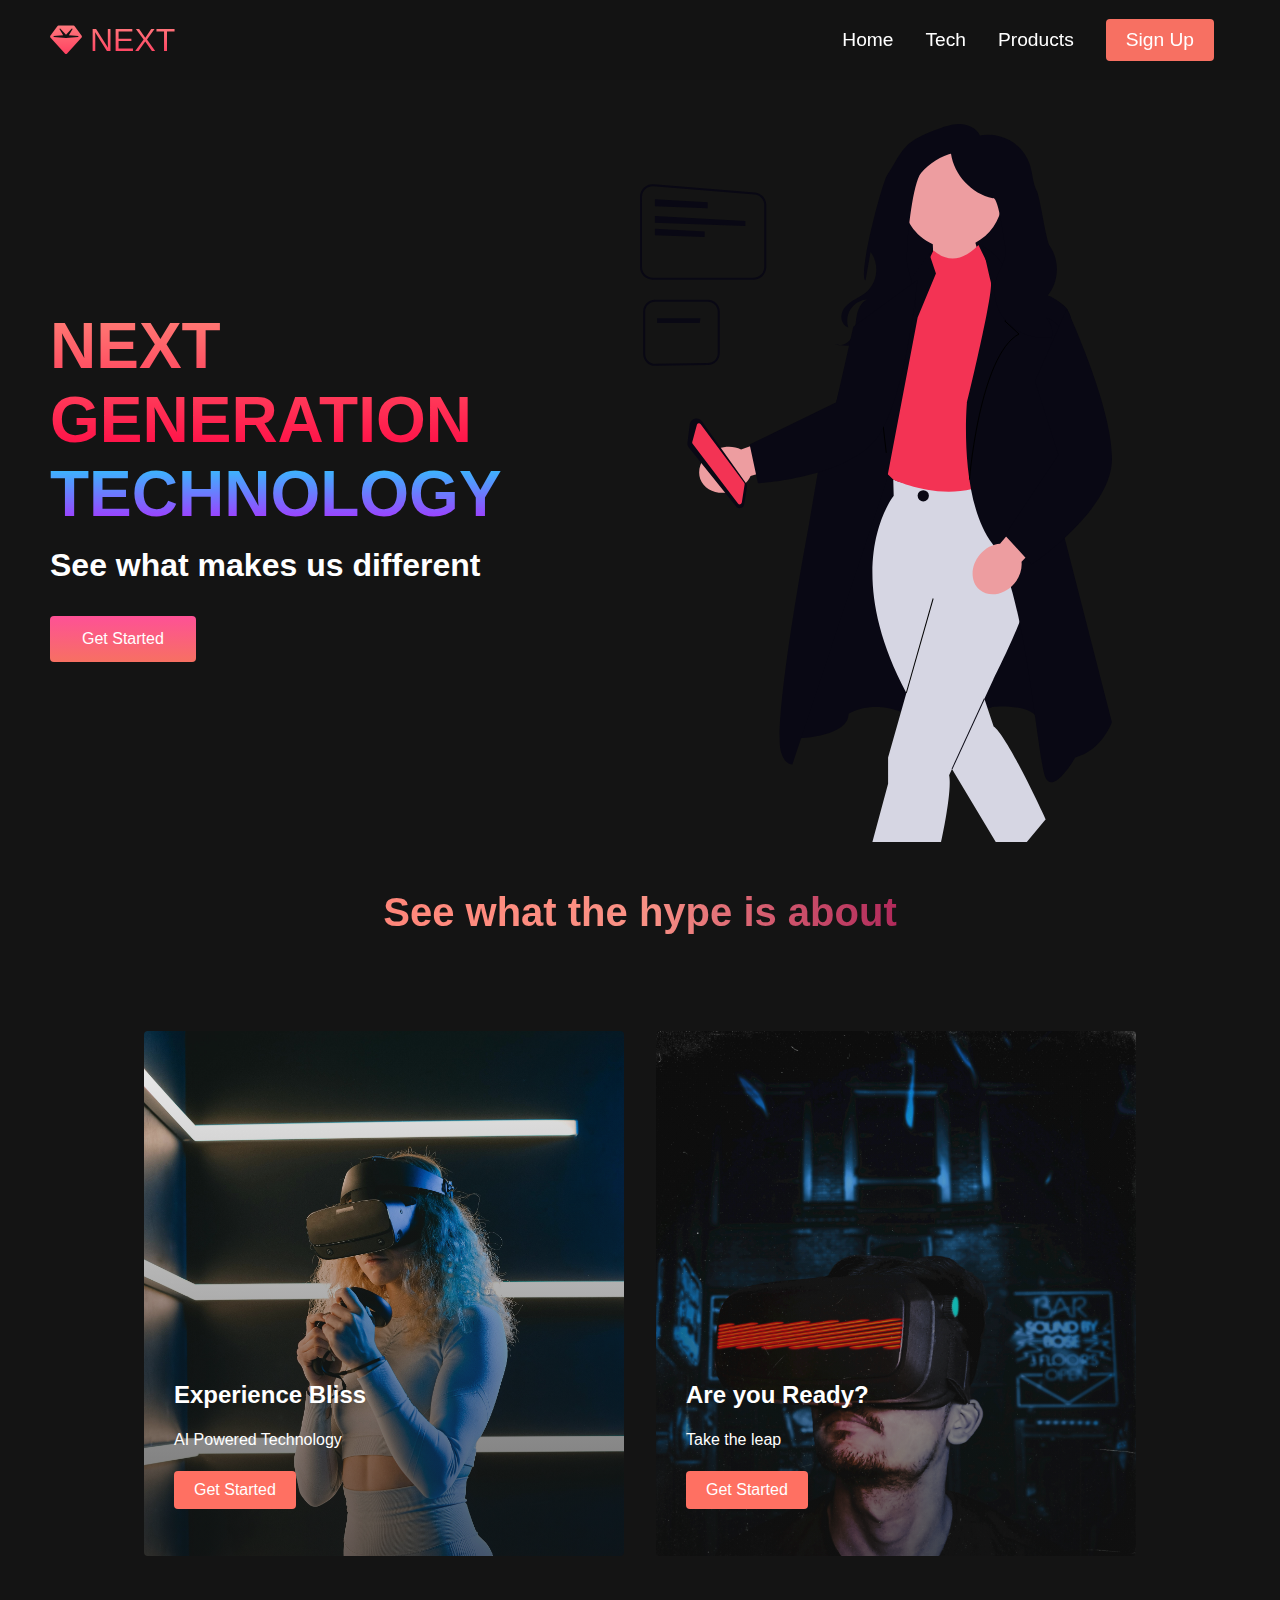
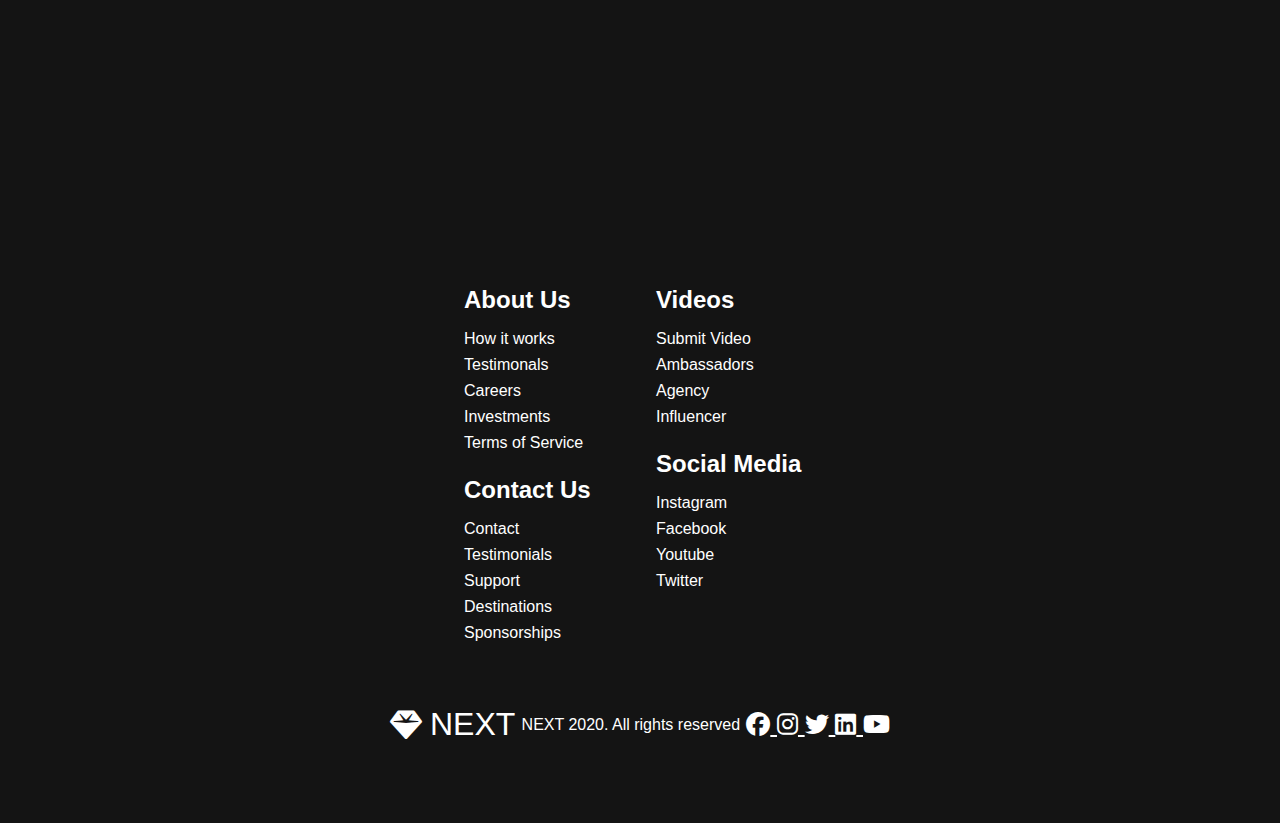
<file: index.html>
<!DOCTYPE html>
<html>
<head>
    <meta charset="utf-8">
    <meta name="viewport" content="width=device-width, initial-scale=1.8">
    <title>NEXT Website</title>
    <link rel="stylesheet" href="styles.css">
    <link rel="stylesheet" href="https://cdnjs.cloudflare.com/ajax/libs/font-awesome/6.5.0/css/all.min.css">
</head>
<body>
    <!-- Navbar Section  -->
<nav class="navbar">
    <div class="navbar__container">
        <a href="/" id="navbar__logo"><i class="fas fa-gem"> </i>NEXT</a>
        <div class="navbar__toggle" id="mobile-menu">
            <span class="bar"></span>
            <span class="bar"></span>
            <span class="bar"></span>
        </div>
        <ul class="navbar__menu">
            <li class="navbar__item">
                <a href="/" class="navbar__links">Home</a>
            </li>
            <li class="navbar__item">
                <a href="/tech.html" class="navbar__links">Tech</a>
            </li>
            <li class="navbar__item">
                <a href="/" class="navbar__links">Products</a>
            </li>
            <li class="navbar__btn">
                <a href="/" class="button">Sign Up</a>
            </li>
        </ul>
    </div>
</nav>
    <!-- Hero Section  -->
    <div class="main">
        <div class="main__container">
            <div class="main__content">
                <h1>NEXT GENERATION</h1>
                <h2>TECHNOLOGY</h2>
                <p>See what makes us different</p>
                <button class="main__btn"><a href="/">Get Started</a></button>
            </div>
            <div class="main_img--container">
                <img src="images/pic1.svg" alt="pic" id="main__img">
            </div>
        </div>
    </div>

    <!-- Services Section  -->
    <div class="services">
        <h1>See what the hype is about</h1>
        <div class="services__container">
            <div class="services__card">
                <h2>Experience Bliss</h2>
                <p>AI Powered Technology</p>
                <button>Get Started</button>
            </div>
            <div class="services__card">
                <h2>Are you Ready?</h2>
                <p>Take the leap</p>
                <button>Get Started</button>
            </div>
        </div>
    </div>

    <!-- Footer Section  -->
    <div class="footer__container">
        <div class="footer__links">
            <div class="footer__link--wrapper">
                <div class="footer__link--items">
                    <h2>About Us</h2>
                    <a href="/">How it works</a>
                    <a href="/">Testimonals</a>
                    <a href="/">Careers</a>
                    <a href="/">Investments</a>
                    <a href="/">Terms of Service</a>
                </div>
                <div class="footer__link--items">
                    <h2>Contact Us</h2>
                    <a href="/">Contact</a>
                    <a href="/">Testimonials</a>
                    <a href="/">Support</a>
                    <a href="/">Destinations</a>
                    <a href="/">Sponsorships</a>
                </div>
            </div>
            <div class="footer__link--wrapper">
                <div class="footer__link--items">
                    <h2>Videos</h2>
                    <a href="/">Submit Video</a>
                    <a href="/">Ambassadors</a>
                    <a href="/">Agency</a>
                    <a href="/">Influencer</a>
                </div>
                <div class="footer__link--items">
                    <h2>Social Media</h2>
                    <a href="/">Instagram</a>
                    <a href="/">Facebook</a>
                    <a href="/">Youtube</a>
                    <a href="/">Twitter</a>
                </div>
            </div>
        </div>
        <div class="social__media">
            <div class="social__media--wrap">
                <div class="footer__logo">
                    <a href="/" id="footer__logo"><i class="fas fa-gem"></i>NEXT</a>
                </div>
                <p class="website__rights">NEXT 2020. All rights reserved</p>
                <div class="social__icons">
                    <a href="/" class="social__icon--link" target="_blank">
                        <i class="fab fa-facebook"></i>
                    </a>
                    <a href="/" class="social__icon--link" target="_blank">
                        <i class="fab fa-instagram"></i>
                    </a>
                    <a href="/" class="social__icon--link" target="_blank">
                        <i class="fab fa-twitter"></i>
                    </a>
                    <a href="/" class="social__icon--link" target="_blank">
                        <i class="fab fa-linkedin"></i>
                    </a>
                    <a href="/" class="social__icon--link" target="_blank">
                        <i class="fab fa-youtube"></i>
                    </a>
                </div>
            </div>
        </div>
    </div>

<script src="app.js"></script>    
</body>
</html>
</file>
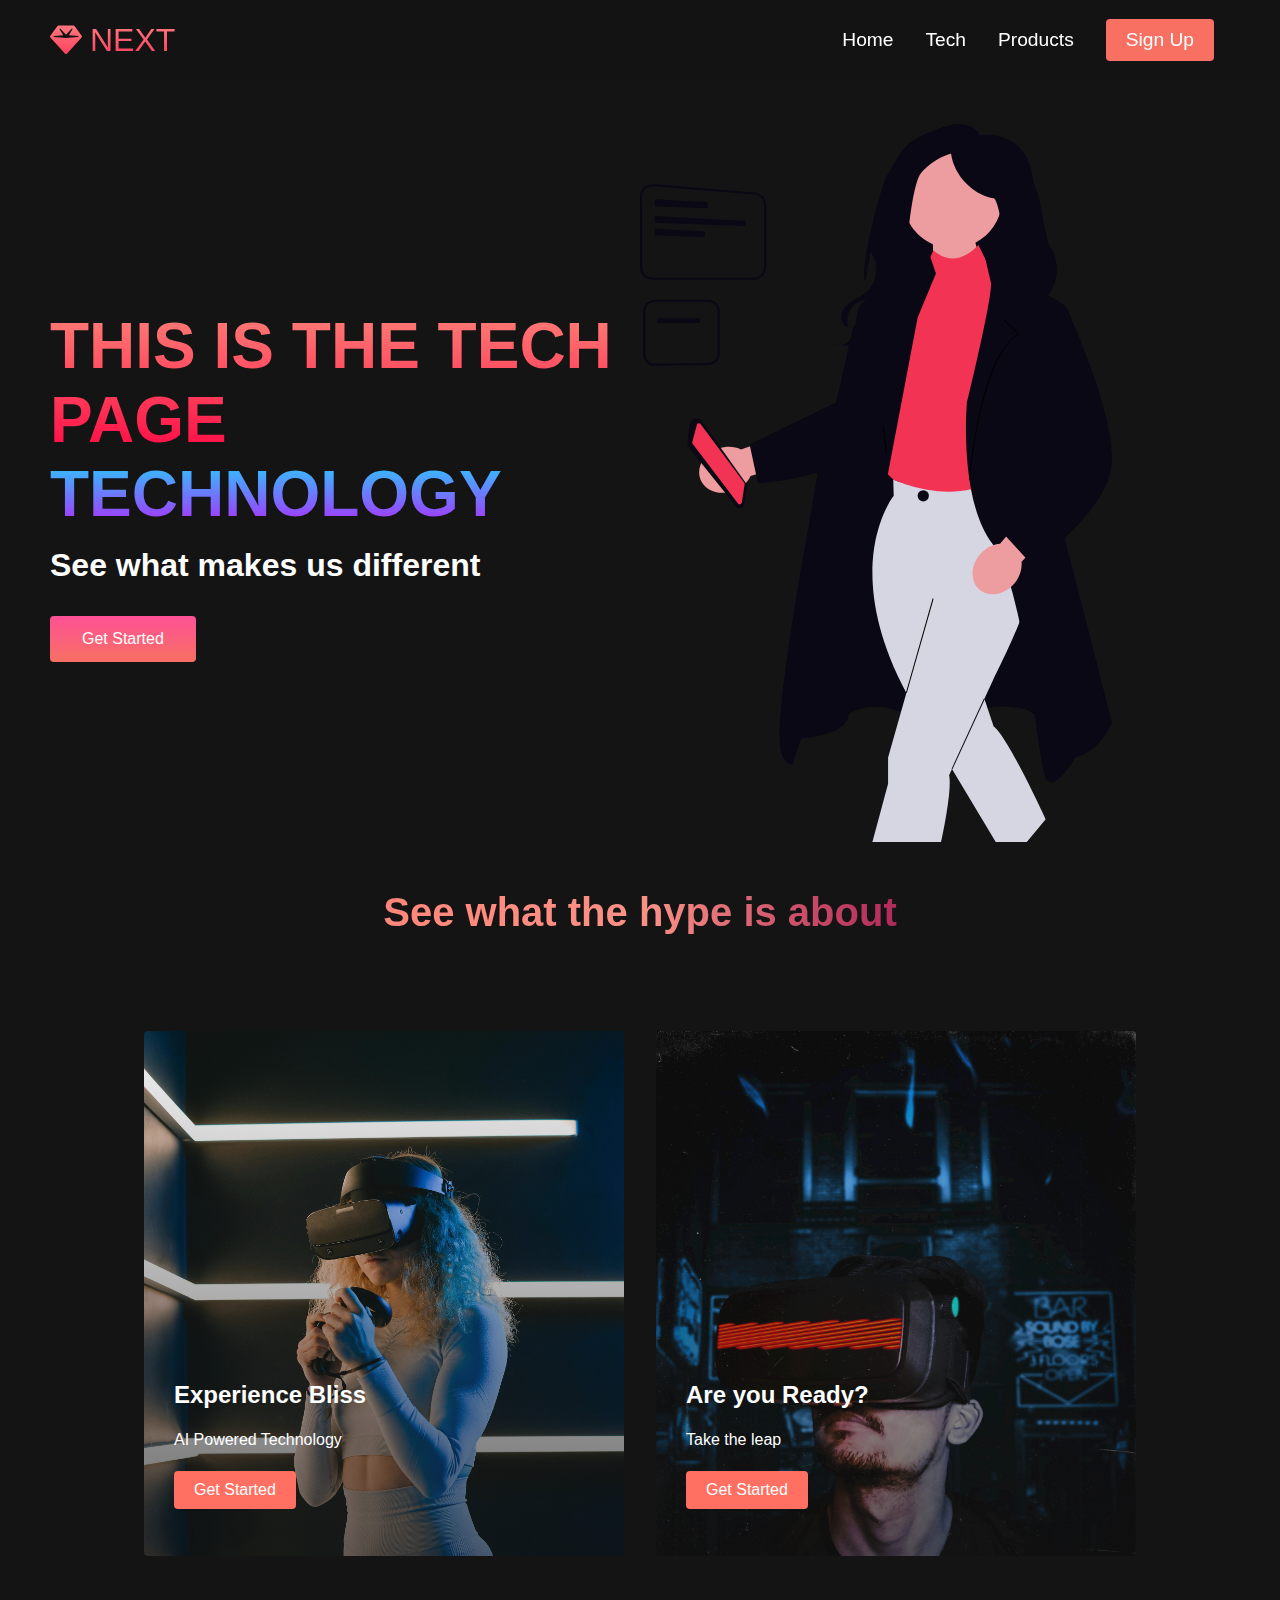
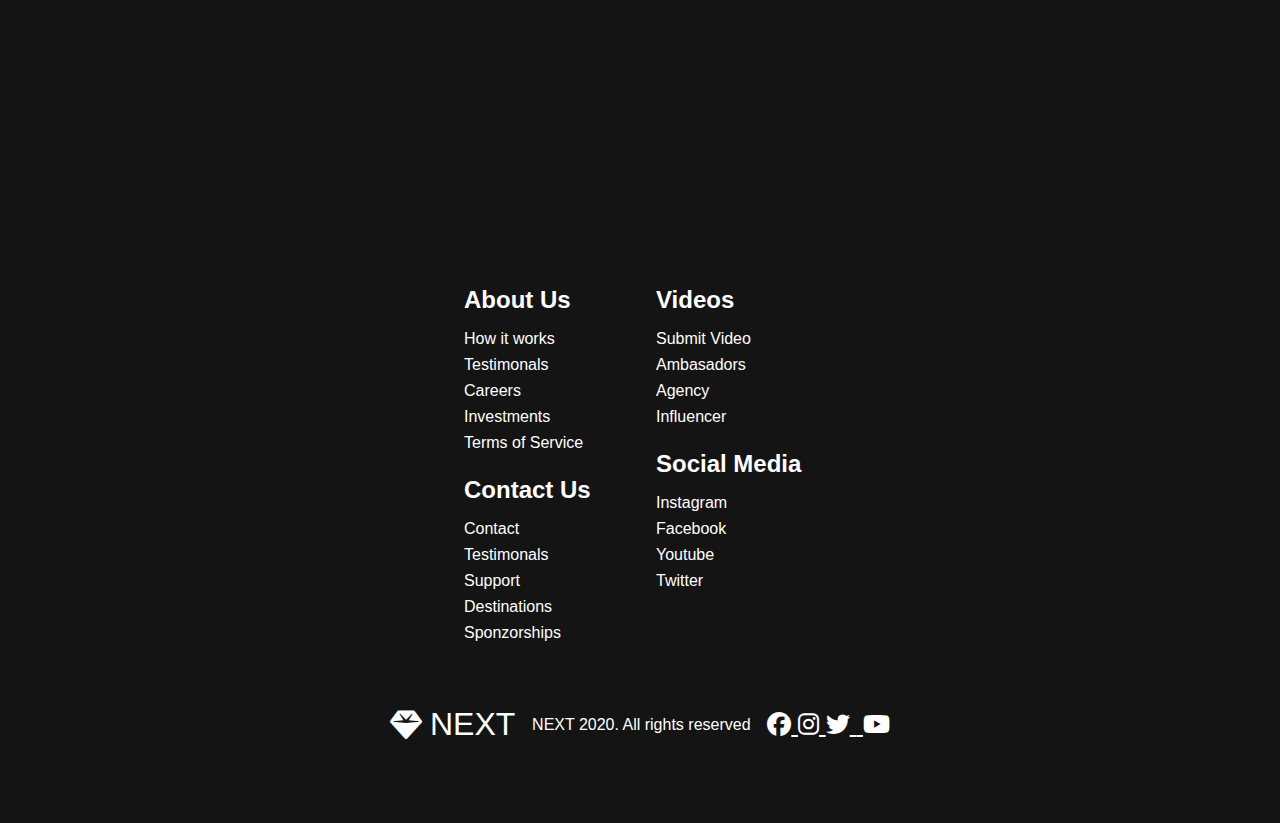
<file: tech.html>
<!DOCTYPE html>
<html>
<head>
    <meta charset="utf-8">
    <meta name="viewport" content="width=device-width, initial-scale=1.8">
    <title>NEXT Website</title>
    <link rel="stylesheet" href="styles.css">
    <link rel="stylesheet" href="https://cdnjs.cloudflare.com/ajax/libs/font-awesome/6.5.0/css/all.min.css">
</head>
<body>
    <!-- Navbar Section  -->
<nav class="navbar">
    <div class="navbar__container">
        <a href="/" id="navbar__logo"><i class="fas fa-gem"> </i>NEXT</a>
        <div class="navbar__toggle" id="mobile-menu">
            <span class="bar"></span>
            <span class="bar"></span>
            <span class="bar"></span>
        </div>
        <ul class="navbar__menu">
            <li class="navbar__item">
                <a href="/" class="navbar__links">Home</a>
            </li>
            <li class="navbar__item">
                <a href="/tech.html" class="navbar__links">Tech</a>
            </li>
            <li class="navbar__item">
                <a href="/" class="navbar__links">Products</a>
            </li>
            <li class="navbar__btn">
                <a href="/" class="button">Sign Up</a>
            </li>
        </ul>
    </div>
</nav>
    <!-- Hero Section  -->
    <div class="main">
        <div class="main__container">
            <div class="main__content">
                <h1>THIS IS THE TECH PAGE</h1>
                <h2>TECHNOLOGY</h2>
                <p>See what makes us different</p>
                <button class="main__btn"><a href="/">Get Started</a></button>
            </div>
            <div class="main_img--container">
                <img src="images/pic1.svg" alt="pic" id="main__img">
            </div>
        </div>
    </div>

    <!-- Services Section  -->
    <div class="services">
        <h1>See what the hype is about</h1>
        <div class="services__container">
            <div class="services__card">
                <h2>Experience Bliss</h2>
                <p>AI Powered Technology</p>
                <button>Get Started</button>
            </div>
            <div class="services__card">
                <h2>Are you Ready?</h2>
                <p>Take the leap</p>
                <button>Get Started</button>
            </div>
        </div>
    </div>

    <!-- Footer Section  -->
    <div class="footer__container">
        <div class="footer__links">
            <div class="footer__link--wrapper">
                <div class="footer__link--items">
                    <h2>About Us</h2>
                    <a href="/">How it works</a>
                    <a href="/">Testimonals</a>
                    <a href="/">Careers</a>
                    <a href="/">Investments</a>
                    <a href="/">Terms of Service</a>
                </div>
                <div class="footer__link--items">
                    <h2>Contact Us</h2>
                    <a href="/">Contact</a>
                    <a href="/">Testimonals</a>
                    <a href="/">Support</a>
                    <a href="/">Destinations</a>
                    <a href="/">Sponzorships</a>
                </div>
            </div>
            <div class="footer__link--wrapper">
                <div class="footer__link--items">
                    <h2>Videos</h2>
                    <a href="/">Submit Video</a>
                    <a href="/">Ambasadors</a>
                    <a href="/">Agency</a>
                    <a href="/">Influencer</a>
                </div>
                <div class="footer__link--items">
                    <h2>Social Media</h2>
                    <a href="/">Instagram</a>
                    <a href="/">Facebook</a>
                    <a href="/">Youtube</a>
                    <a href="/">Twitter</a>
                </div>
            </div>
        </div>
        <div class="social__media">
            <div class="social__media--wrap">
                <div class="footer__logo">
                    <a href="/" id="footer__logo"><i class="fas fa-gem"></i>NEXT</a>
                </div>
                <p class="website__rights">NEXT 2020. All rights reserved</p>
                <div class="social__icons">
                    <a href="/" class="social__icon--link" target="_blank">
                        <i class="fab fa-facebook"></i>
                    </a>
                    <a href="/" class="social__icon--link" target="_blank">
                        <i class="fab fa-instagram"></i>
                    </a>
                    <a href="/" class="social__icon--link" target="_blank">
                        <i class="fab fa-twitter"></i>
                    </a>
                    <a href="/" class="social__icon--link" target="_blank">
                        <i class="fab fa-linked-in"></i>
                    </a>
                    <a href="/" class="social__icon--link" target="_blank">
                        <i class="fab fa-youtube"></i>
                    </a>
                </div>
            </div>
        </div>
    </div>

<script src="app.js"></script>    
</body>
</html>
</file>
<file: styles.css>
* {
    box-sizing: border-box;
    margin: 0;
    padding: 0;
    font-family: 'Kumbh Sans', Arial, Helvetica, sans-serif;
}

.navbar{
    background: #131313;
    height: 80px;
    display: flex;
    justify-content: center;
    align-items: center;
    font-size: 1.2rem;
    position: sticky;
    top: 0;
    z-index: 999;
}

.navbar__container {
    display: flex;
    justify-content: space-between;
    height: 88px;
    z-index: 1;
    width: 100%;
    max-width: 1300px;
    margin: 0 auto;
    padding: 0 50px;
}

#navbar__logo {
    background-color: #ffB177;
    background-image: linear-gradient(to top, #ff0844 0%, #ffb199 100%);
    background-size: 100%;
    -webkit-background-clip: text;
    -moz-background-clip: text;
    -webkit-text-fill-color: transparent;
    -moz-text-fill-color: transparent;
    display: flex;
    align-items: center;
    cursor: pointer;
    text-decoration: none;
    font-size: 2rem;
}

.fa-gem {
    margin-right: 0.5rem;
}

.navbar__menu {
    display: flex;
    align-items: center;
    list-style: none;
    text-align: center;
}

.navbar__item {
    height: 80px;
}

.navbar__links {
    color: #fff;
    display: flex;
    align-items: center;
    justify-content: center;
    text-decoration: none;
    padding: 0 1rem;
    height: 100%;
}

.navbar__btn {
    display: flex;
    justify-content: center;
    align-items: center;
    padding: 0 1rem;
    width: 100%;
}

.button {
    display: flex;
    justify-content: center;
    align-items: center;
    text-decoration: none;
    padding: 10px 20px;
    height: 100%;
    width: 100%;
    border: none;
    outline: none;
    border-radius: 4px;
    background: #f77062;
    color: #fff;    
}

.button:hover {
    background: #4837ff;
    transition: all 0.3s ease;
}

.navbar__links:hover{
    color: #f77062;
    transition: all 0.3s ease;
}

@media screen and (max-width: 960px) {
    .navbar__container{
        display: flex;
        justify-content: space-between;
        height: 80px;
        z-index: 1;
        width: 100%;
        max-width: 1300px;
        padding: 0;
    }   
    
    .navbar__menu{
        display: grid;
        grid-template-columns: auto;
        margin: 0;
        width: 100%;
        position: absolute;
        top: -1000px;
        opacity: 0; 
        transition: all 0.5s ease;
        height: 50vh;
        z-index: -1;
        background: #131313;
    }

    .navbar__menu.active {
        background: #131313;
        top: 100%;
        opacity: 1;
        transition: all 0.5s ease;
        z-index: 99;
        height: 50vh;
        font-size: 1.6rem;
    }

    #navbar__logo {
        padding-left: 25px;
    }

    .navbar__toggle .bar{
        width: 25px;
        height: 3px;
        margin: 5px auto;
        transition: all 0.3s ease-in-out;
        background: #fff;
    }

    .navbar__item {
        width: 100%;
    }

    .navbar__links {
        text-align: center;
        padding: 2rem;
        width: 100%;
        display: table;
    }

    #mobile-menu {
        position: absolute;
        top: 20%;
        right: 5%;
        transform: translate(5%, 20%);
    }

    .navbar__btn {
        padding-bottom: 2rem;
    }

    .button {
        display: flex;
        justify-content: center;
        align-items: center;
        width: 80%;
        height: 80px;
        margin: 0;
    }

    .navbar__toggle .bar {
        display: block;
        cursor: pointer;
    }

    #mobile-menu.is-active .bar:nth-child(2) {
        opacity: 0;
    }
    
    #mobile-menu.is-active .bar:nth-child(1) {
        transform: translateY(0px) rotate(45deg);
    }

    #mobile-menu.is-active .bar:nth-child(3) {
        transform: translateY(-0px) rotate(-45deg);
    }

}

/* Hero Section CSS */
.main {
    background-color: #141414;  
}

.main__container {
    display: grid;
    grid-template-columns: 1fr 1fr;
    align-items: center;
    justify-self: center;
    margin: 0 auto;
    height: 90vh;
    background-color: #141414;  
    z-index: 1;
    width: 100%;
    max-width: 1300px;
    padding: 0 50px;
}

.main__content h1 {
    font-size: 4rem;
    background-color: #ff8177;
    background-image: linear-gradient(to top, #ff0844 0%, #ff8177 100%);
    background-size: 100%;
    -webkit-background-clip: text;
    -moz-background-clip: text;
    -webkit-text-fill-color: transparent;
    -moz-text-fill-color: transparent;
}

.main__content h2 {
    font-size: 4rem;
    background-color: #ff8177;
    background-image: linear-gradient(to top, #b721ff 0%, #21d4fd 100%);
    background-size: 100%;
    -webkit-background-clip: text;
    -moz-background-clip: text;
    -webkit-text-fill-color: transparent;
    -moz-text-fill-color: transparent;
}

.main__content p {
    margin-top: 1rem;
    font-size: 2rem;
    font-weight: 700;
    color: #fff;
}

.main__btn {
    font-size: 1rem;
    background-image: linear-gradient(to top, #f77062 0%, #fe5196 100%);
    padding: 14px 32px;
    border: none;
    border-radius: 4px;
    color: #fff;
    margin-top: 2rem;   
    cursor: pointer;
    position: relative;
    transition: all 0.35s;
    outline: none;
}

.main__btn a {
    position: relative;
    z-index: 2;
    color: #fff;
    text-decoration: none;
}

.main__btn::after {
    position: absolute;
    content: "";
    top: 0;
    left: 0;
    width: 0;
    height: 100%;
    background: #4837ff;
    transition: all 0.35s;
    border-radius: 4px;
}

.main__btn:hover {
    color: #fff;
}

.main__btn:hover:after {
    width: 100%;
}

.main__img-container {
    text-align: center;
}

#main__img {
    height: 80%;
    width: 80%;
}

/* Mobile Responsive */
@media screen and (max-width: 768px) {
    .main__container {
        display: grid;
        grid-template-columns: auto;
        align-items: center;
        justify-self: center;
        width: 100%;
        margin: 0 auto;
        height: 90vh;
    }

    .main__content {
        text-align: center;
        margin-bottom: 4rem;
    }
    
    .main__content h1 {
        font-size: 2.5rem;
        margin-top: 2rem;
    }

    .main__content h2 {
        font-size: 3rem;
    }

    .main__content p {
        margin-top: 1rem;
        font-size: 1.5rem;
    }
}

@media screen and (max-width: 480px) {
    .main__content h1 {
        font-size: 2rem;
        margin-top: 3rem;
    }

    .main__content h2 {
        font-size: 2rem;
    }

    .main__content p {
        margin-top: 2rem;
        font-size: 1.5rem;
    }
    
    .main__btn {
        padding: 12px 36px;
        margin: 2.5rem 0;
    }
}

/* Services Section CSS*/
.services {
    background: #141414;
    display: flex;
    flex-direction: column;
    align-items: center;
    height: 100vh;
}

.services h1 {
    background-color: #ff8177;
    background-image: linear-gradient(to right, #ff8177 0%, #ff867a 0%, #ff8c7f 21%, #f99185 52%, #cf556c 78%, #b12a5b 100%);
    background-size: 100%;
    margin-bottom: 5rem;
    font-size: 2.5rem;
    -webkit-background-clip: text;
    -moz-background-clip: text;
    -webkit-text-fill-color: transparent;
    -moz-text-fill-color: transparent;
}

.services__container {
    display: flex;
    justify-content: center;
    flex-wrap: wrap;
}

.services__card {
    margin: 1rem;
    height: 525px;
    width: 480px;
    border-radius: 4px;
    background-image: linear-gradient(to bottom, rgba(0,0,0,0) 0%, rgba(17,17,17, 0.6) 100%), url(images/pic2.jpg);
    background-size: cover;
    position: relative;
    color: #fff;
}

.services__card:nth-child(2) {
    background-image: linear-gradient(to bottom, rgba(0,0,0,0) 0%, rgba(17,17,17, 0.6) 100%), url(images/pic3.jpg);
}

.services h2 {
    position: absolute;
    top: 350px;
    left: 30px;
}

.services__card p {
    position: absolute;
    top: 400px;
    left: 30px;
}

.services__card button {
    color: #fff;
    padding: 10px 20px;
    border: none;
    outline: none;
    border-radius: 4px;
    background: #ff7062;
    position: absolute;
    top: 440px;
    left: 30px;
    font-size: 1rem;
    cursor: pointer;
}

.services__card:hover {
    transform: scale(1.075);
    transition: 0.2s ease-in;
    cursor: pointer;
}

@media screen and (max-width: 960px) {
    .services {
        height: 1600px;
    }
    
    .services h1 {
        font-size: 2rem;
        margin-top: 12rem;
    }
}

@media screen and (max-width: 480px) {
    .services {
        height: 1400px;
    }

    .services h1 {
        font-size: 1.2rem;
    }

    .services__card {
        width: 300px;
    }
}

/* Footer CSS */
.footer__container {
    background-color: #141414;  
    padding: 5rem 0;
    display: flex;
    flex-direction: column;
    justify-content: center;
    align-items: center;
}

#footer__logo {
    color: #fff;
    display: flex;
    align-items: center;
    cursor: pointer;
    text-decoration: none;
    font-size: 2rem;
}

.footer__links {
    width: 100%;
    max-width: 1000px;
    display: flex;
    justify-content: center;
}

.footer__link-wrapper {
    display: flex;
    flex-wrap: wrap;
    justify-content: space-between;
    width: 100%;
}

.footer__link--items {
    display: flex;
    flex-direction: column;
    align-items: flex-start;
    margin: 16px;
    text-align: left;
    width: 160px;
    box-sizing: border-box;
}

.footer__link--items h2 {
    margin-bottom: 16px;
}

.footer__link--items > h2 {
    color: #fff;
}

.footer__link--items a {
    color: #fff;
    text-decoration: none;
    margin-bottom: 0.5rem;
}

.footer__link--items a:hover {
    color: #e9e9e9;
    transition: 0.3s ease-out;
}

/* Social icons */
.social__icon--link {
    color: #fff;
    font-size: 24px;
}

.social__media {
    max-width: 1000px;
    width: 100%;
}

.social__media--wrap {
    display: flex;
    justify-content: space-between;
    align-items: center;
    width: 50%;
    max-width: 1000px;
    margin: 40px auto 0 auto;
}

.social__icon {
    display: flex;
    justify-content: space-between;
    align-items: center;
    width: 240px;
}

.social__logo {
    color: #fff;
    justify-self: flex-start;
    margin-left: 20px;
    cursor: pointer;
    text-decoration: none;
    font-size: 2rem;
    display: flex;
    align-items: center;
    margin-bottom: 16px;
}

.website__rights {
    color: #fff;
}

@media screen and (max-width: 820px) {
    .footer__links {
        padding-top: 2rem;
    }

    #footer__logo {
        margin-bottom: 2rem;
    }
    
    .website__rights {
        margin-bottom: 2rem;
    }

    .footer__link-wrapper {
        flex-direction: column;
    }

    .social__media--wrap {
        flex-direction: column;
    }
}

@media screen and (max-width: 480px) {
    .footer__link--items {
        margin: 0;
        padding: 10px;
        width: 100%;
    }
}
</file>
